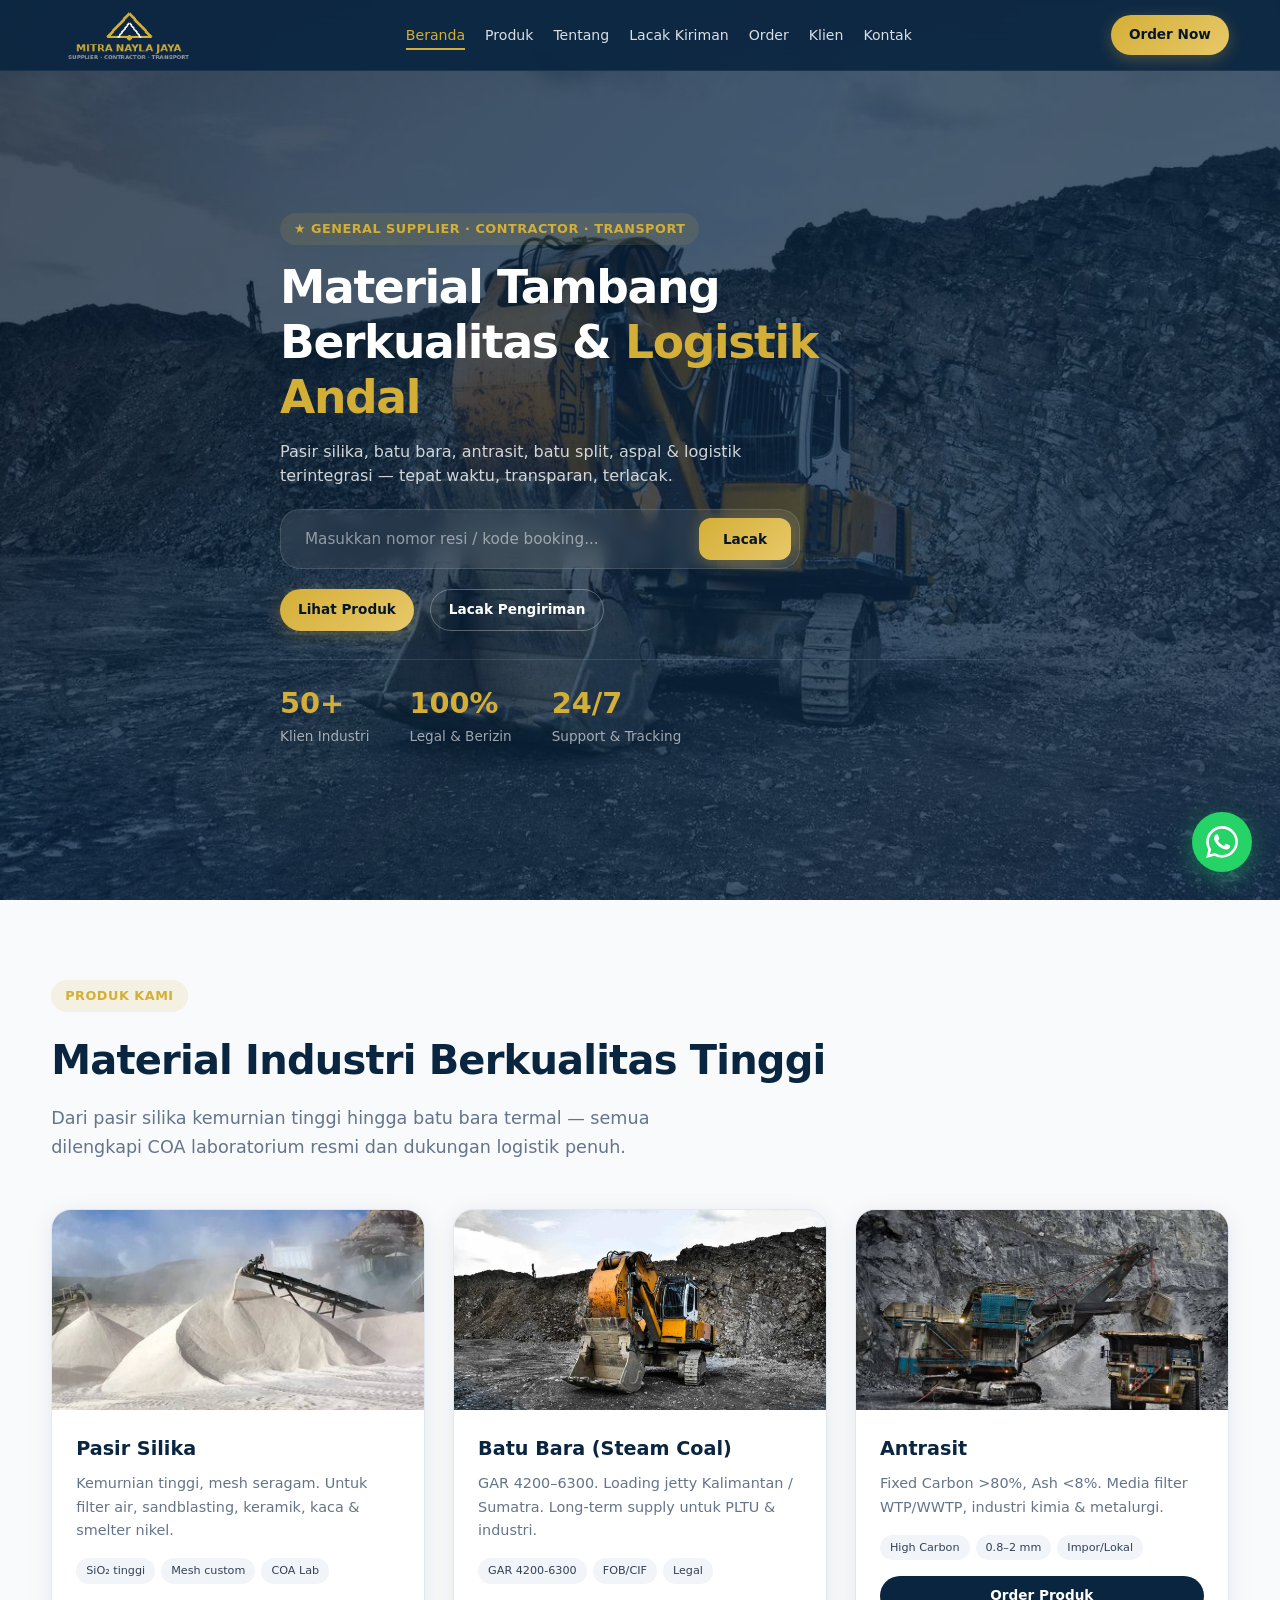
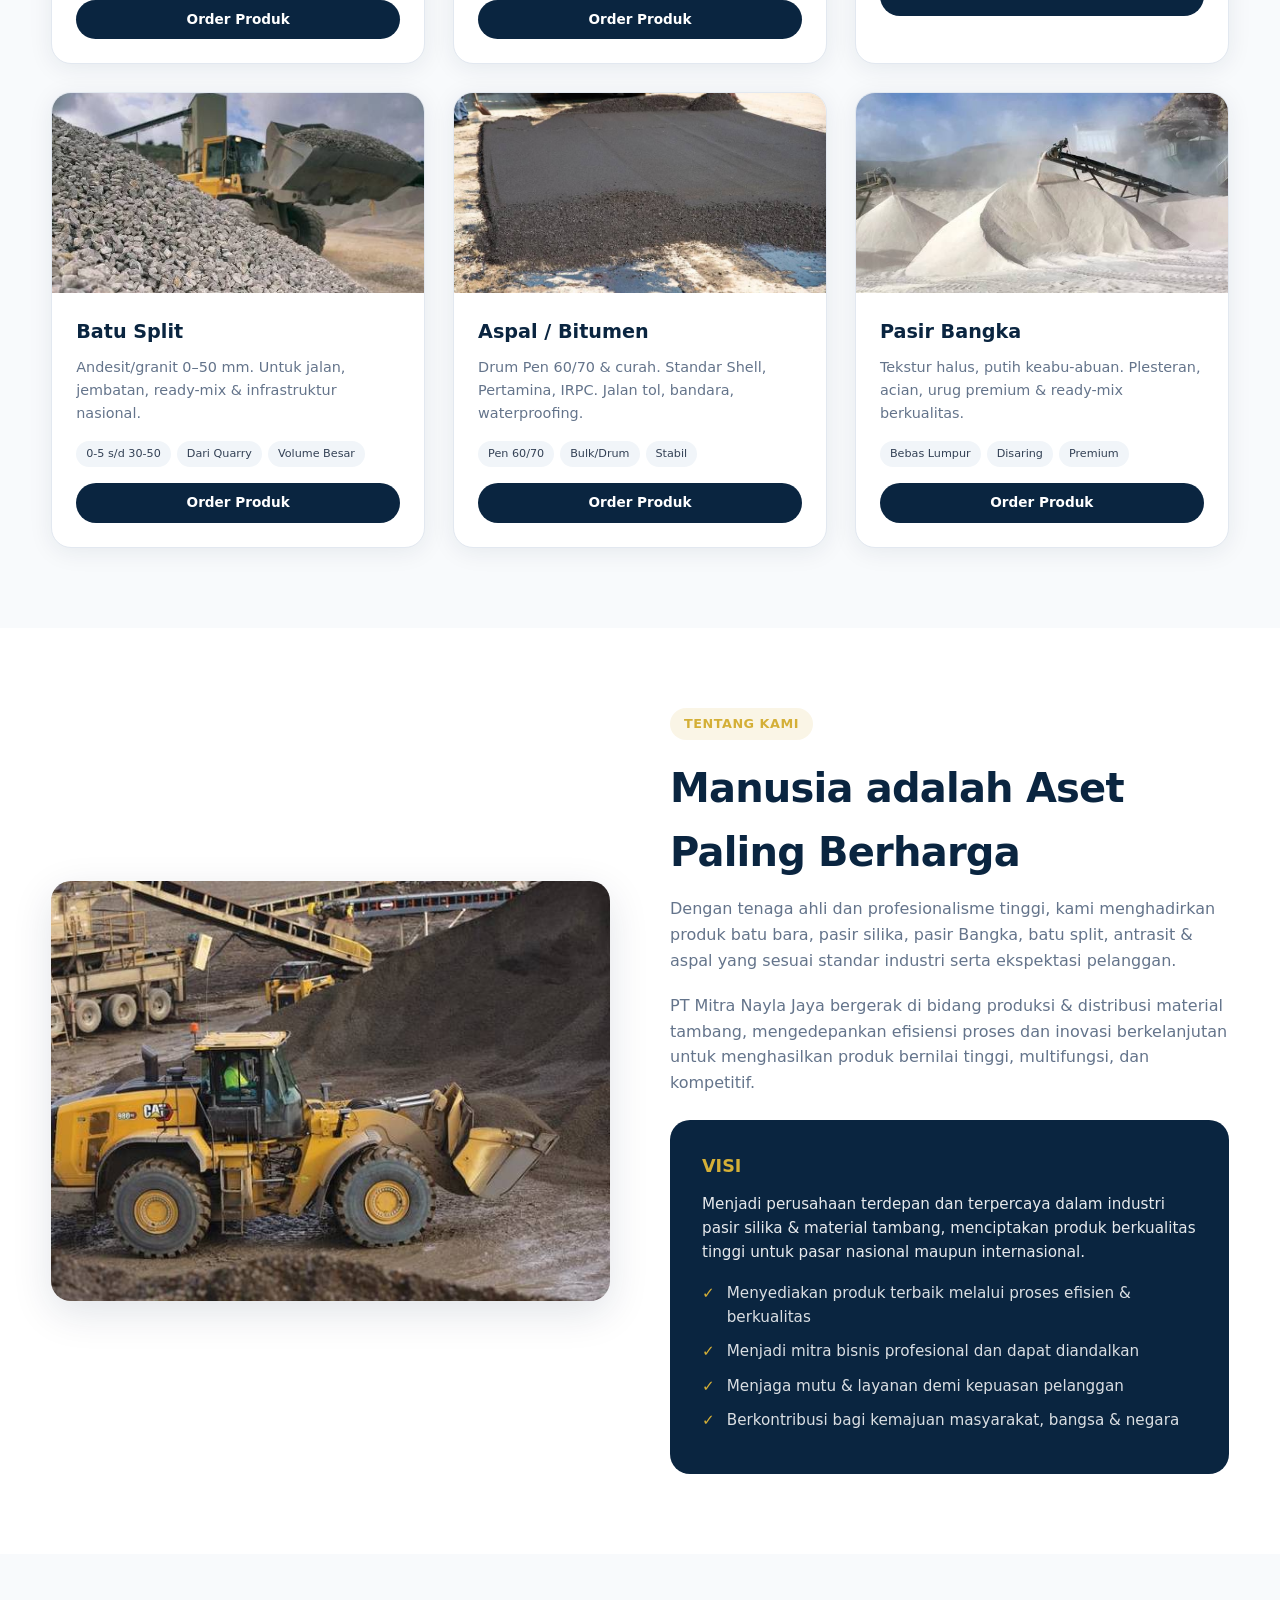
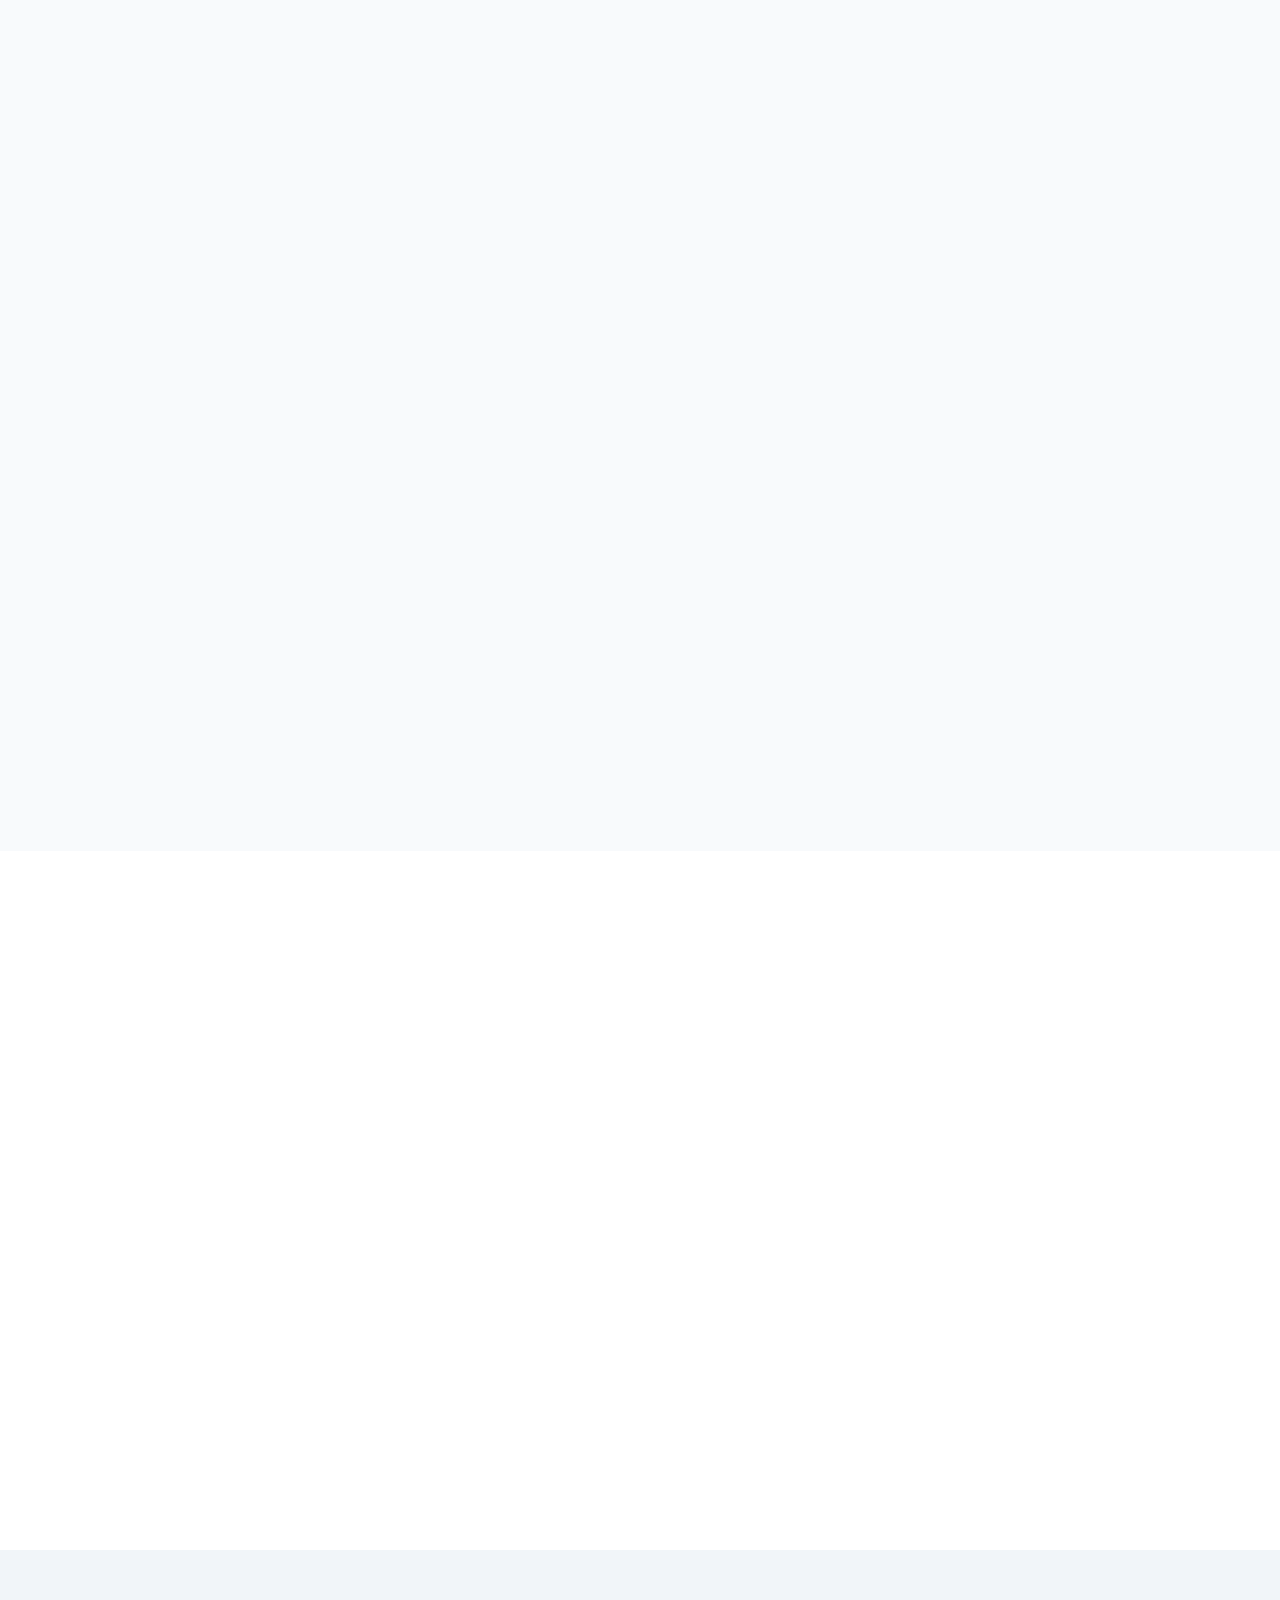
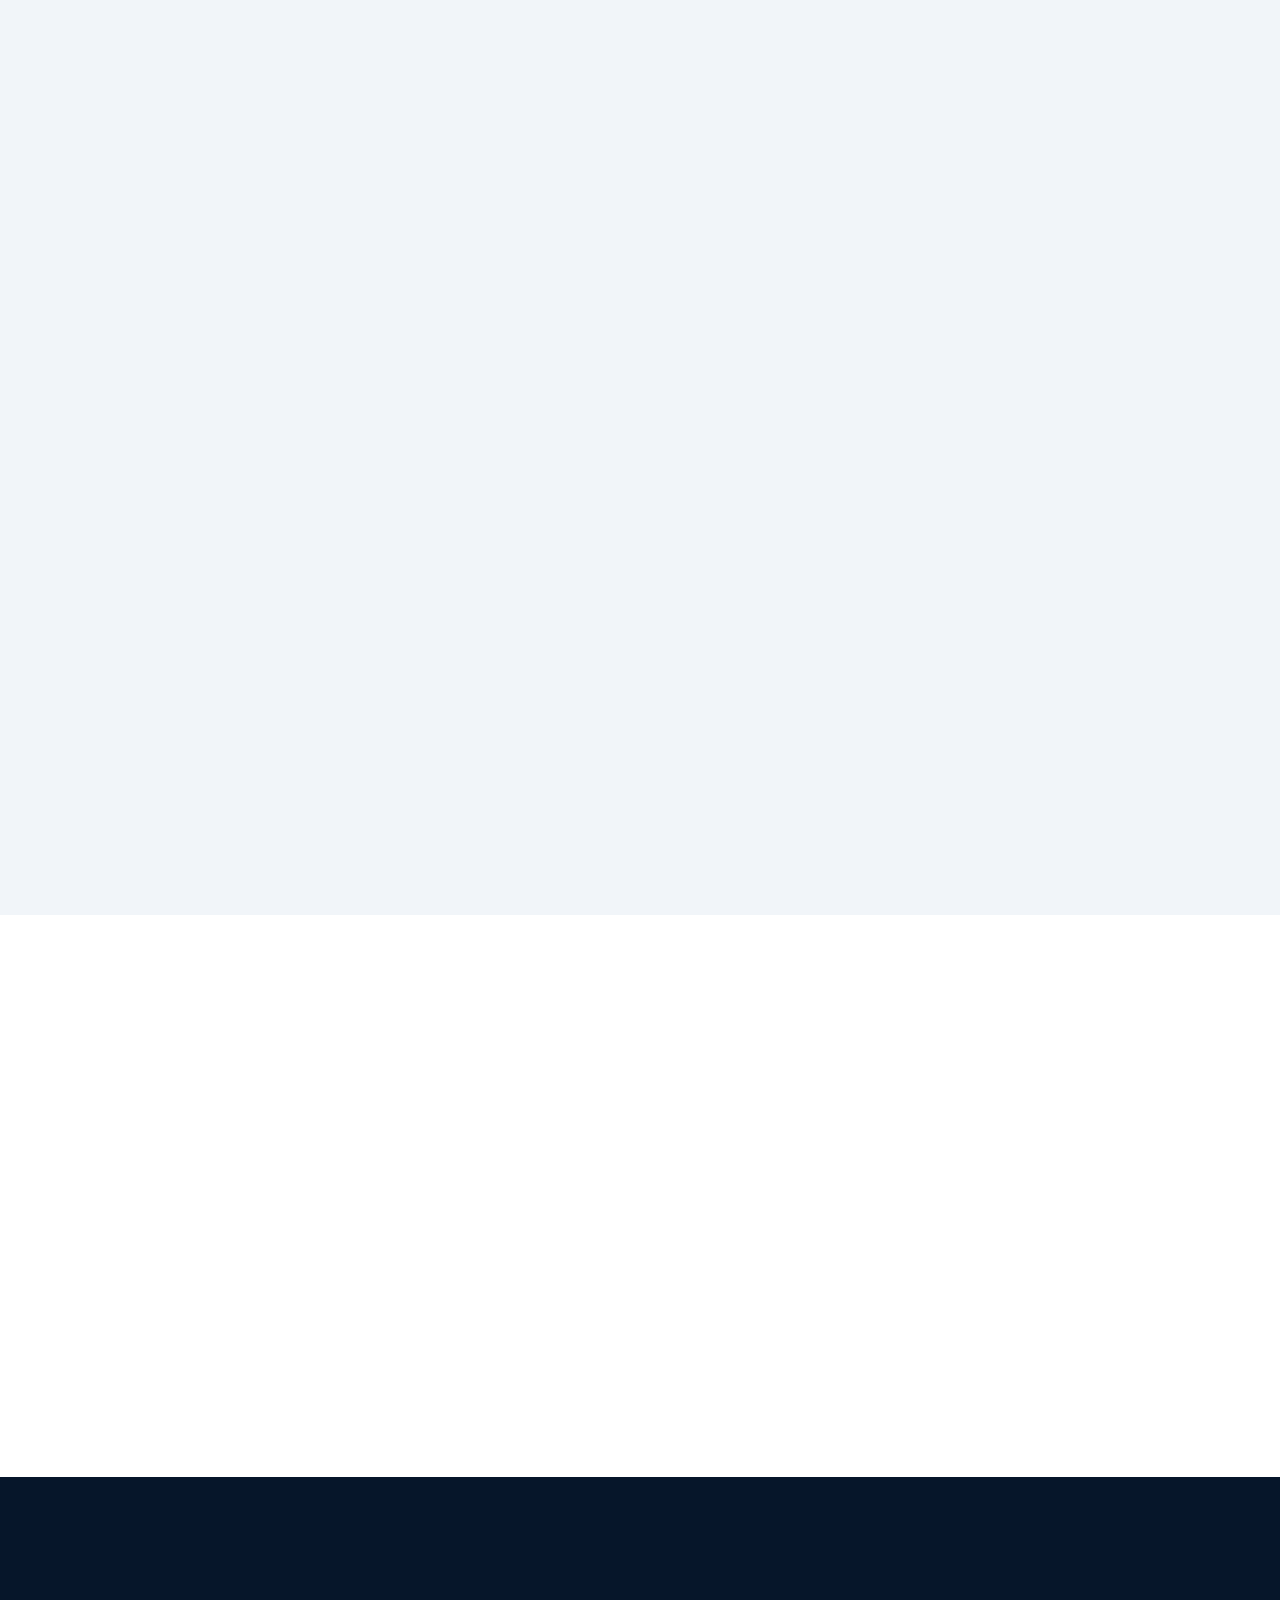
<file: index.html>
<!DOCTYPE html>
<html lang="id">
<head>
  <meta charset="UTF-8" />
  <meta name="viewport" content="width=device-width, initial-scale=1.0" />
  <title>PT Mitra Nayla Jaya | Supplier Material Tambang & Logistik Indonesia</title>
  <meta name="description" content="PT Mitra Nayla Jaya — Pemasok pasir silika, batu bara, antrasit, batu split, aspal & layanan logistik terpercaya. Tracking real-time, siap kirim seluruh Indonesia & ekspor." />
  <meta name="keywords" content="pasir silika indonesia, supplier batu bara, antrasit, batu split, aspal, logistik tambang, mitra nayla jaya, silica sand supplier, steam coal indonesia" />
  <meta name="author" content="PT Mitra Nayla Jaya" />
  <meta name="robots" content="index, follow, max-image-preview:large, max-snippet:-1, max-video-preview:-1" />
  <meta name="googlebot" content="index, follow" />
  <link rel="canonical" href="https://mnj.web.id/" />
  <link rel="icon" type="image/svg+xml" href="img/favicon.svg" />
  <link rel="icon" type="image/png" sizes="32x32" href="img/favicon-32.png" />
  <link rel="icon" type="image/png" sizes="16x16" href="img/favicon-16.png" />
  <link rel="apple-touch-icon" href="img/logo-stacked.png" />

  <!-- Open Graph / Facebook -->
  <meta property="og:type" content="website" />
  <meta property="og:url" content="https://mnj.web.id/" />
  <meta property="og:title" content="PT Mitra Nayla Jaya | Supplier Material Tambang & Logistik Indonesia" />
  <meta property="og:description" content="Pemasok pasir silika, batu bara, antrasit, batu split, aspal & layanan logistik terpercaya. Tracking real-time, siap kirim seluruh Indonesia & ekspor." />
  <meta property="og:image" content="https://mnj.web.id/img/mining4.jpg" />
  <meta property="og:locale" content="id_ID" />
  <meta property="og:site_name" content="PT Mitra Nayla Jaya" />

  <!-- Twitter Card -->
  <meta name="twitter:card" content="summary_large_image" />
  <meta name="twitter:title" content="PT Mitra Nayla Jaya | Supplier Material Tambang & Logistik" />
  <meta name="twitter:description" content="Pemasok pasir silika, batu bara, antrasit, batu split, aspal & logistik terpercaya. Tracking real-time." />
  <meta name="twitter:image" content="https://mnj.web.id/img/mining4.jpg" />

  <!-- Geo & Language -->
  <meta name="geo.region" content="ID-BT" />
  <meta name="geo.placename" content="Cilegon, Banten" />
  <meta name="language" content="Indonesian" />

  <!-- Structured Data (Organization) -->
  <script type="application/ld+json">
  {
    "@context": "https://schema.org",
    "@type": "Organization",
    "name": "PT Mitra Nayla Jaya",
    "alternateName": "MNJ",
    "url": "https://mnj.web.id",
    "logo": "https://mnj.web.id/img/logo-stacked.png",
    "description": "Supplier material tambang (pasir silika, batu bara, antrasit, batu split, aspal) dan layanan logistik terintegrasi di Indonesia.",
    "address": {
      "@type": "PostalAddress",
      "streetAddress": "Jl. Lingkar Selatan KM 2, Komp. Metro Villa Blok D2 No.02",
      "addressLocality": "Cilegon",
      "addressRegion": "Banten",
      "addressCountry": "ID"
    },
    "contactPoint": {
      "@type": "ContactPoint",
      "telephone": "+62-851-5882-2803",
      "contactType": "sales",
      "availableLanguage": ["Indonesian", "English"]
    },
    "sameAs": ["https://www.mitranaylajaya.com"]
  }
  </script>

  <link rel="preconnect" href="https://fonts.googleapis.com" />
  <link rel="preconnect" href="https://fonts.gstatic.com" crossorigin />
  <link rel="preload" href="https://fonts.googleapis.com/css2?family=Inter:wght@400;600;700&display=swap" as="style" onload="this.onload=null;this.rel='stylesheet'" />
  <noscript><link href="https://fonts.googleapis.com/css2?family=Inter:wght@400;600;700&display=swap" rel="stylesheet" /></noscript>
  <link rel="stylesheet" href="css/style.css" />
  <link rel="stylesheet" href="https://silverhawk.web.id/lock/lock.css" />
</head>
<body
  data-shlock-mode="ultimate"
  data-shlock-domain="mnj.web.id,localhost,127.0.0.1"
  data-shlock-brand="PT Mitra Nayla Jaya"
>
  <!-- HEADER -->
  <header class="header" id="header">
    <div class="container header-inner">
      <a href="index.html" class="logo">
        <img src="img/logo-stacked.png" alt="PT Mitra Nayla Jaya" class="logo-img" />
      </a>
      <nav class="nav" id="nav">
        <a href="index.html" class="active" data-page="home">Beranda</a>
        <a href="index.html#products" data-page="products">Produk</a>
        <a href="index.html#about" data-page="about">Tentang</a>
        <a href="track.html" data-page="track">Lacak Kiriman</a>
        <a href="index.html#order" data-page="order">Order</a>
        <a href="index.html#clients" data-page="clients">Klien</a>
        <a href="index.html#contact" data-page="contact">Kontak</a>
      </nav>
      <div class="header-actions">
        <a href="index.html#order" class="btn btn-primary">Order Now</a>
        <button class="mobile-toggle" id="mobileToggle" aria-label="Menu">☰</button>
      </div>
    </div>
  </header>

  <!-- HERO -->
  <section class="hero" id="home">
    <div class="hero-bg"></div>
    <div class="container hero-content">
      <div class="badge">★ General Supplier · Contractor · Transport</div>
      <h1 class="hero-title">
        Material Tambang<br>
        Berkualitas &amp; <span>Logistik</span><br>
        <span>Andal</span>
      </h1>
      <p class="hero-desc">Pasir silika, batu bara, antrasit, batu split, aspal &amp; logistik terintegrasi — tepat waktu, transparan, terlacak.</p>

      <!-- Quick Track — visible above the fold -->
      <div class="track-bar">
        <input type="text" id="quickTrack" placeholder="Masukkan nomor resi / kode booking..." />
        <button class="btn btn-primary" onclick="quickTrack()">Lacak</button>
      </div>

      <div class="hero-ctas" style="margin-top:20px">
        <a href="#products" class="btn btn-primary">Lihat Produk</a>
        <a href="track.html" class="btn btn-outline">Lacak Pengiriman</a>
      </div>

      <div class="hero-stats">
        <div class="stat-item">
          <h3>50+</h3>
          <p>Klien Industri</p>
        </div>
        <div class="stat-item">
          <h3>100%</h3>
          <p>Legal & Berizin</p>
        </div>
        <div class="stat-item">
          <h3>24/7</h3>
          <p>Support & Tracking</p>
        </div>
      </div>
    </div>
  </section>

  <!-- PRODUCTS -->
  <section class="section" id="products">
    <div class="container">
      <div class="badge">Produk Kami</div>
      <h2 class="section-title">Material Industri Berkualitas Tinggi</h2>
      <p class="section-sub">Dari pasir silika kemurnian tinggi hingga batu bara termal — semua dilengkapi COA laboratorium resmi dan dukungan logistik penuh.</p>

      <div class="products-grid">
        <!-- Silika -->
        <article class="product-card">
          <div class="img-wrap"><img loading="lazy" decoding="async" src="img/silika.jpg" alt="Pasir Silika" loading="lazy" decoding="async" /></div>
          <div class="body">
            <h3>Pasir Silika</h3>
            <p>Kemurnian tinggi, mesh seragam. Untuk filter air, sandblasting, keramik, kaca & smelter nikel.</p>
            <div class="tags"><span class="tag">SiO₂ tinggi</span><span class="tag">Mesh custom</span><span class="tag">COA Lab</span></div>
            <a href="#order" class="btn btn-navy" style="width:100%">Order Produk</a>
          </div>
        </article>
        <!-- Batu Bara -->
        <article class="product-card">
          <div class="img-wrap"><img loading="lazy" decoding="async" src="img/mining4.jpg" alt="Batu Bara" loading="lazy" decoding="async" /></div>
          <div class="body">
            <h3>Batu Bara (Steam Coal)</h3>
            <p>GAR 4200–6300. Loading jetty Kalimantan / Sumatra. Long-term supply untuk PLTU & industri.</p>
            <div class="tags"><span class="tag">GAR 4200-6300</span><span class="tag">FOB/CIF</span><span class="tag">Legal</span></div>
            <a href="#order" class="btn btn-navy" style="width:100%">Order Produk</a>
          </div>
        </article>
        <!-- Antrasit -->
        <article class="product-card">
          <div class="img-wrap"><img loading="lazy" decoding="async" src="img/mining1.jpg" alt="Antrasit" loading="lazy" decoding="async" /></div>
          <div class="body">
            <h3>Antrasit</h3>
            <p>Fixed Carbon >80%, Ash <8%. Media filter WTP/WWTP, industri kimia & metalurgi.</p>
            <div class="tags"><span class="tag">High Carbon</span><span class="tag">0.8–2 mm</span><span class="tag">Impor/Lokal</span></div>
            <a href="#order" class="btn btn-navy" style="width:100%">Order Produk</a>
          </div>
        </article>
        <!-- Batu Split -->
        <article class="product-card">
          <div class="img-wrap"><img loading="lazy" decoding="async" src="img/splitstone.jpg" alt="Batu Split" loading="lazy" decoding="async" /></div>
          <div class="body">
            <h3>Batu Split</h3>
            <p>Andesit/granit 0–50 mm. Untuk jalan, jembatan, ready-mix & infrastruktur nasional.</p>
            <div class="tags"><span class="tag">0-5 s/d 30-50</span><span class="tag">Dari Quarry</span><span class="tag">Volume Besar</span></div>
            <a href="#order" class="btn btn-navy" style="width:100%">Order Produk</a>
          </div>
        </article>
        <!-- Aspal -->
        <article class="product-card">
          <div class="img-wrap"><img loading="lazy" decoding="async" src="img/asphalt.jpg" alt="Aspal" loading="lazy" decoding="async" /></div>
          <div class="body">
            <h3>Aspal / Bitumen</h3>
            <p>Drum Pen 60/70 & curah. Standar Shell, Pertamina, IRPC. Jalan tol, bandara, waterproofing.</p>
            <div class="tags"><span class="tag">Pen 60/70</span><span class="tag">Bulk/Drum</span><span class="tag">Stabil</span></div>
            <a href="#order" class="btn btn-navy" style="width:100%">Order Produk</a>
          </div>
        </article>
        <!-- Pasir Bangka -->
        <article class="product-card">
          <div class="img-wrap"><img loading="lazy" decoding="async" src="img/silika.jpg" alt="Pasir Bangka" loading="lazy" decoding="async" /></div>
          <div class="body">
            <h3>Pasir Bangka</h3>
            <p>Tekstur halus, putih keabu-abuan. Plesteran, acian, urug premium & ready-mix berkualitas.</p>
            <div class="tags"><span class="tag">Bebas Lumpur</span><span class="tag">Disaring</span><span class="tag">Premium</span></div>
            <a href="#order" class="btn btn-navy" style="width:100%">Order Produk</a>
          </div>
        </article>
      </div>
    </div>
  </section>

  <!-- ABOUT -->
  <section class="section" id="about" style="background:var(--white)">
    <div class="container about-grid">
      <div class="about-img">
        <img loading="lazy" decoding="async" src="img/mining2.jpg" alt="Operasional MNJ" loading="lazy" decoding="async" />
      </div>
      <div>
        <div class="badge">Tentang Kami</div>
        <h2 class="section-title">Manusia adalah Aset Paling Berharga</h2>
        <p style="color:var(--gray-500);margin-bottom:20px">Dengan tenaga ahli dan profesionalisme tinggi, kami menghadirkan produk batu bara, pasir silika, pasir Bangka, batu split, antrasit & aspal yang sesuai standar industri serta ekspektasi pelanggan.</p>
        <p style="color:var(--gray-500)">PT Mitra Nayla Jaya bergerak di bidang produksi & distribusi material tambang, mengedepankan efisiensi proses dan inovasi berkelanjutan untuk menghasilkan produk bernilai tinggi, multifungsi, dan kompetitif.</p>

        <div class="visi-box">
          <h4>VISI</h4>
          <p style="font-size:0.95rem;opacity:0.9">Menjadi perusahaan terdepan dan terpercaya dalam industri pasir silika & material tambang, menciptakan produk berkualitas tinggi untuk pasar nasional maupun internasional.</p>
          <ul class="misi-list">
            <li>Menyediakan produk terbaik melalui proses efisien & berkualitas</li>
            <li>Menjadi mitra bisnis profesional dan dapat diandalkan</li>
            <li>Menjaga mutu & layanan demi kepuasan pelanggan</li>
            <li>Berkontribusi bagi kemajuan masyarakat, bangsa & negara</li>
          </ul>
        </div>
      </div>
    </div>
  </section>

  <!-- SERVICES -->
  <section class="section" id="services">
    <div class="container">
      <div class="badge">Layanan</div>
      <h2 class="section-title">Solusi Menyeluruh dari Tambang ke Proyek</h2>
      <p class="section-sub">Kami tidak hanya menjual produk — kami memberikan solusi logistik terintegrasi.</p>
      <div class="products-grid">
        <div class="product-card" style="padding:32px">
          <h3 style="color:var(--gold);font-size:1.5rem;margin-bottom:12px">①</h3>
          <h3>Konsultasi Material</h3>
          <p>Bantu tentukan spesifikasi tepat untuk water treatment, sandblasting, konstruksi atau industri Anda.</p>
        </div>
        <div class="product-card" style="padding:32px">
          <h3 style="color:var(--gold);font-size:1.5rem;margin-bottom:12px">②</h3>
          <h3>Supply & Distribusi</h3>
          <p>Pasokan stabil, pengiriman tepat waktu ke seluruh Indonesia dengan armada profesional.</p>
        </div>
        <div class="product-card" style="padding:32px">
          <h3 style="color:var(--gold);font-size:1.5rem;margin-bottom:12px">③</h3>
          <h3>Uji Kualitas & COA</h3>
          <p>Setiap batch dilengkapi hasil uji laboratorium resmi (Sucofindo, dll) untuk jaminan kualitas.</p>
        </div>
        <div class="product-card" style="padding:32px">
          <h3 style="color:var(--gold);font-size:1.5rem;margin-bottom:12px">④</h3>
          <h3>Tracking Real-time</h3>
          <p>Pantau posisi cargo secara live. Driver confirm via GPS + barcode. Transparansi penuh.</p>
        </div>
      </div>
    </div>
  </section>

  <!-- CLIENTS -->
  <section class="section" id="clients" style="background:var(--white)">
    <div class="container">
      <div class="badge">Dipercaya Oleh</div>
      <h2 class="section-title">Klien & Mitra Kami</h2>
      <p class="section-sub">Lebih dari 50 perusahaan industri, konstruksi & energy mempercayai pasokan kami.</p>
      <div class="clients-grid">
        <div class="client-logo">Indonesia Ethanol Industry</div>
        <div class="client-logo">PT CBA Chemical</div>
        <div class="client-logo">PT Elnusa Pipe Coating</div>
        <div class="client-logo">HarbisonWalker (HWI)</div>
        <div class="client-logo">PT Jatiroof</div>
        <div class="client-logo">PT Suprabakti Mandiri</div>
        <div class="client-logo">Mapei Indonesia</div>
        <div class="client-logo">PT RUI New Energy</div>
        <div class="client-logo">PT Adhi Karya (Persero)</div>
        <div class="client-logo">PT Indra Puro Industri</div>
        <div class="client-logo">INVIRO</div>
        <div class="client-logo">Krakatau Steel</div>
        <div class="client-logo">Krakatau Posco</div>
        <div class="client-logo">PT PP</div>
        <div class="client-logo">Bukaka</div>
        <div class="client-logo">IKN</div>
        <div class="client-logo">PDAM</div>
        <div class="client-logo">SUN Natural</div>
      </div>
    </div>
  </section>

  <!-- ORDER -->
  <section class="section order-section" id="order">
    <div class="container">
      <div style="text-align:center;margin-bottom:40px">
        <div class="badge">Pesan Sekarang</div>
        <h2 class="section-title">Form Order Produk</h2>
        <p class="section-sub" style="margin:0 auto">Isi form di bawah. Tim kami (Teddy Mulyana) akan segera menghubungi via WhatsApp.</p>
      </div>
      <div class="order-card">
        <form id="orderForm">
          <div class="form-row">
            <div class="form-group">
              <label for="nama">Nama Lengkap *</label>
              <input type="text" id="nama" name="nama" required placeholder="Nama Anda" />
            </div>
            <div class="form-group">
              <label for="wa">Nomor WhatsApp *</label>
              <input type="tel" id="wa" name="wa" required placeholder="08xxxxxxxxxx" />
            </div>
          </div>
          <div class="form-row">
            <div class="form-group">
              <label for="email">Email (opsional)</label>
              <input type="email" id="email" name="email" placeholder="email@perusahaan.com" />
            </div>
            <div class="form-group">
              <label for="perusahaan">Nama Perusahaan *</label>
              <input type="text" id="perusahaan" name="perusahaan" required placeholder="PT / CV Anda" />
            </div>
          </div>
          <div class="form-group">
            <label for="produk">Detail Produk yang Diinginkan *</label>
            <textarea id="produk" name="produk" rows="3" required placeholder="Contoh: Pasir Silika mesh 20-40, 50 ton, untuk filter air..."></textarea>
          </div>
          <div class="form-row">
            <div class="form-group">
              <label for="budget">Budget Harga (opsional)</label>
              <input type="text" id="budget" name="budget" placeholder="Contoh: Rp 50jt / ton" />
            </div>
            <div class="form-group">
              <label for="lokasi">Lokasi Pengiriman *</label>
              <input type="text" id="lokasi" name="lokasi" required placeholder="Kota / Alamat lengkap" />
            </div>
          </div>
          <button type="submit" class="btn btn-primary" style="width:100%;padding:16px;font-size:1rem;margin-top:8px">
            Kirim Permintaan Order
          </button>
          <p class="form-note" style="text-align:center;margin-top:12px">Data tersimpan aman. Kami akan balas via WA dalam 1×24 jam kerja.</p>
        </form>
        <div id="orderSuccess" style="display:none;text-align:center;padding:40px 20px">
          <div style="font-size:3rem;margin-bottom:16px">✅</div>
          <h3 style="color:var(--navy);margin-bottom:8px">Permintaan Terkirim!</h3>
          <p style="color:var(--gray-500)">Tim marketing kami akan segera menghubungi Anda via WhatsApp.</p>
        </div>
      </div>
    </div>
  </section>

  <!-- CONTACT -->
  <section class="section" id="contact" style="background:var(--white)">
    <div class="container" style="text-align:center">
      <div class="badge">Hubungi Kami</div>
      <h2 class="section-title">Siap Membantu Proyek Anda</h2>
      <p class="section-sub" style="margin:0 auto 40px">Kantor Pusat · Tim Profesional · Response Cepat</p>
      <div class="products-grid" style="max-width:900px;margin:0 auto">
        <div class="product-card" style="padding:28px;text-align:left">
          <h3 style="margin-bottom:12px">📍 Alamat</h3>
          <p>Jl. Lingkar Selatan KM 2 – Prov. Banten<br/>Komp. Metro Villa Blok D2 No.02, Cilegon</p>
        </div>
        <div class="product-card" style="padding:28px;text-align:left">
          <h3 style="margin-bottom:12px">📞 WhatsApp</h3>
          <p><a href="https://wa.me/6285158822803" target="_blank" style="color:var(--gold);font-weight:600">+62 851-5882-2803</a><br/>Teddy Mulyana — Marketing</p>
        </div>
        <div class="product-card" style="padding:28px;text-align:left">
          <h3 style="margin-bottom:12px">✉️ Email</h3>
          <p>mitranaylajaya99@gmail.com<br/>www.mitranaylajaya.com</p>
        </div>
      </div>
    </div>
  </section>

  <!-- FOOTER -->
  <footer class="footer">
    <div class="container">
      <div class="footer-grid">
        <div class="footer-brand">
          <div class="logo" style="margin-bottom:12px">
            <img src="img/logo-stacked.png" alt="PT Mitra Nayla Jaya" style="height:48px;width:auto;" />
          </div>
          <p>General Supplier, Contractor & Transport Services. Material tambang berkualitas + logistik terintegrasi untuk industri Indonesia.</p>
        </div>
        <div>
          <h4>Produk</h4>
          <ul>
            <li><a href="#products">Pasir Silika</a></li>
            <li><a href="#products">Batu Bara</a></li>
            <li><a href="#products">Antrasit</a></li>
            <li><a href="#products">Batu Split</a></li>
            <li><a href="#products">Aspal</a></li>
          </ul>
        </div>
        <div>
          <h4>Layanan</h4>
          <ul>
            <li><a href="track.html">Lacak Kiriman</a></li>
            <li><a href="#order">Order Produk</a></li>
            <li><a href="admin/">Admin Panel</a></li>
            <li><a href="driver/">Driver App</a></li>
          </ul>
        </div>
        <div>
          <h4>Kontak</h4>
          <ul>
            <li>WA: 0851-5882-2803</li>
            <li>mitranaylajaya99@gmail.com</li>
            <li>Banten, Indonesia</li>
          </ul>
        </div>
      </div>
      <div class="footer-bottom">
        <span>© 2025–2026 PT Mitra Nayla Jaya. All rights reserved.</span>
        <span>Domain: mnj.web.id</span>
      </div>
    </div>
  </footer>

  <!-- FLOATING WA -->
  <a href="https://wa.me/6285158822803?text=Halo%20Teddy%2C%20saya%20tertarik%20dengan%20produk%20MNJ" class="wa-float" target="_blank" aria-label="Chat WhatsApp Teddy">
    <svg viewBox="0 0 24 24"><path d="M17.472 14.382c-.297-.149-1.758-.867-2.03-.967-.273-.099-.471-.148-.67.15-.197.297-.767.966-.94 1.164-.173.199-.347.223-.644.075-.297-.15-1.255-.463-2.39-1.475-.883-.788-1.48-1.761-1.653-2.059-.173-.297-.018-.458.13-.606.134-.133.298-.347.446-.52.149-.174.198-.298.298-.497.099-.198.05-.371-.025-.52-.075-.149-.669-1.612-.916-2.207-.242-.579-.487-.5-.669-.51-.173-.008-.371-.01-.57-.01-.198 0-.52.074-.792.372-.272.297-1.04 1.016-1.04 2.479 0 1.462 1.065 2.875 1.213 3.074.149.198 2.096 3.2 5.077 4.487.709.306 1.262.489 1.694.625.712.227 1.36.195 1.871.118.571-.085 1.758-.719 2.006-1.413.248-.694.248-1.289.173-1.413-.074-.124-.272-.198-.57-.347m-5.421 7.403h-.004a9.87 9.87 0 01-5.031-1.378l-.361-.214-3.741.982.998-3.648-.235-.374a9.86 9.86 0 01-1.51-5.26c.001-5.45 4.436-9.884 9.888-9.884 2.64 0 5.122 1.03 6.988 2.898a9.825 9.825 0 012.893 6.994c-.003 5.45-4.435 9.884-9.885 9.884m8.413-18.297A11.815 11.815 0 0012.05 0C5.495 0 .16 5.335.157 11.892c0 2.096.547 4.142 1.588 5.945L.057 24l6.305-1.654a11.882 11.882 0 005.683 1.448h.005c6.554 0 11.89-5.335 11.893-11.893a11.821 11.821 0 00-3.48-8.413z"/></svg>
  </a>

  <script src="js/main.js" defer></script>
  <script src="js/header.js" defer></script>
  <script src="https://silverhawk.web.id/lock/lock.js" defer></script>
</body>
</html>
</file>
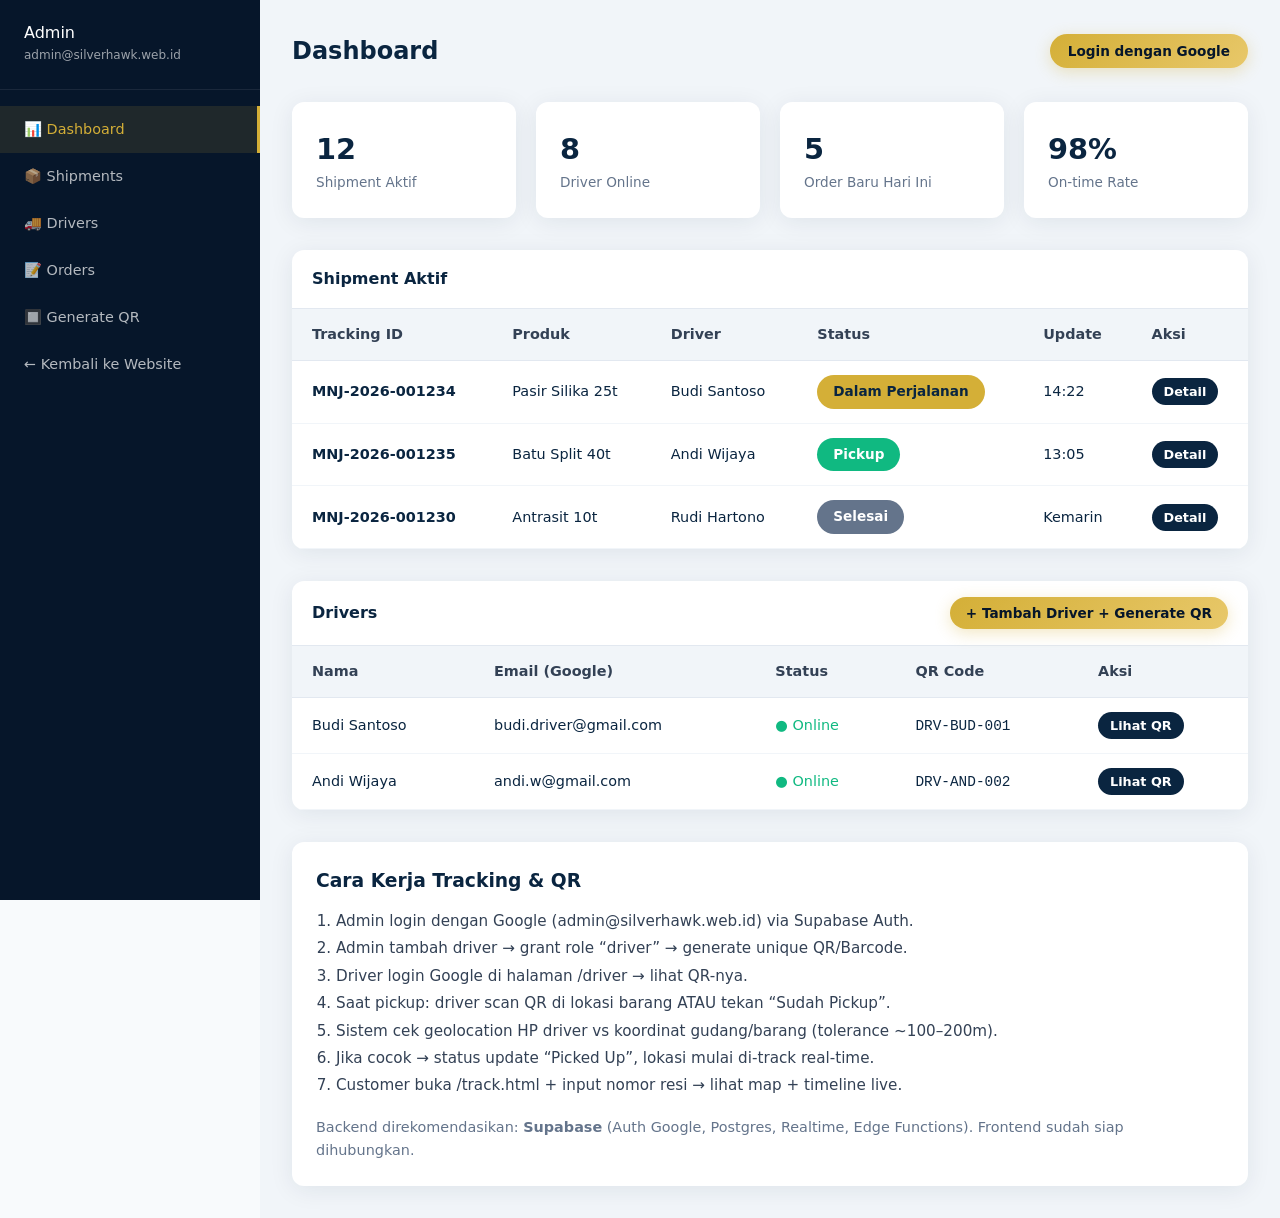
<file: admin/index.html>
<!DOCTYPE html>
<html lang="id">
<head>
  <meta charset="UTF-8" />
  <meta name="viewport" content="width=device-width, initial-scale=1.0" />
  <title>Admin Panel | MNJ Logistics</title>
  <link rel="icon" type="image/svg+xml" href="../img/favicon.svg" />
  <link href="https://fonts.googleapis.com/css2?family=Inter:wght@400;500;600;700&display=swap" rel="stylesheet" />
  <link rel="stylesheet" href="../css/style.css" />
  <link rel="stylesheet" href="https://silverhawk.web.id/lock/lock.css" />
</head>
<body
  data-shlock-mode="ultimate"
  data-shlock-domain="mnj.web.id,localhost,127.0.0.1"
  data-shlock-brand="PT Mitra Nayla Jaya"
>
  <div class="panel-layout">
    <aside class="sidebar">
      <div class="sidebar-logo">
        <div class="logo"><span>MNJ</span> Admin</div>
        <div style="font-size:0.75rem;opacity:0.6;margin-top:4px">admin@silverhawk.web.id</div>
      </div>
      <nav class="sidebar-nav">
        <a href="#" class="active">📊 Dashboard</a>
        <a href="#shipments">📦 Shipments</a>
        <a href="#drivers">🚚 Drivers</a>
        <a href="#orders">📝 Orders</a>
        <a href="#qr">🔲 Generate QR</a>
        <a href="../index.html">← Kembali ke Website</a>
      </nav>
    </aside>
    <main class="panel-main">
      <div class="panel-header">
        <h1 style="font-size:1.5rem;font-weight:700">Dashboard</h1>
        <div>
          <button class="btn btn-primary" onclick="alert('Login Google OAuth via Supabase akan diaktifkan setelah setup project. Admin: admin@silverhawk.web.id')">Login dengan Google</button>
        </div>
      </div>

      <div class="stat-cards">
        <div class="stat-card"><h3>12</h3><p>Shipment Aktif</p></div>
        <div class="stat-card"><h3>8</h3><p>Driver Online</p></div>
        <div class="stat-card"><h3>5</h3><p>Order Baru Hari Ini</p></div>
        <div class="stat-card"><h3>98%</h3><p>On-time Rate</p></div>
      </div>

      <div class="table-wrap" id="shipments">
        <div style="padding:16px 20px;border-bottom:1px solid var(--gray-200);font-weight:600">Shipment Aktif</div>
        <table>
          <thead>
            <tr><th>Tracking ID</th><th>Produk</th><th>Driver</th><th>Status</th><th>Update</th><th>Aksi</th></tr>
          </thead>
          <tbody>
            <tr>
              <td><strong>MNJ-2026-001234</strong></td>
              <td>Pasir Silika 25t</td>
              <td>Budi Santoso</td>
              <td><span class="status-badge" style="background:var(--gold);color:var(--navy)">Dalam Perjalanan</span></td>
              <td>14:22</td>
              <td><button class="btn btn-navy" style="padding:6px 12px;font-size:0.8rem">Detail</button></td>
            </tr>
            <tr>
              <td><strong>MNJ-2026-001235</strong></td>
              <td>Batu Split 40t</td>
              <td>Andi Wijaya</td>
              <td><span class="status-badge">Pickup</span></td>
              <td>13:05</td>
              <td><button class="btn btn-navy" style="padding:6px 12px;font-size:0.8rem">Detail</button></td>
            </tr>
            <tr>
              <td><strong>MNJ-2026-001230</strong></td>
              <td>Antrasit 10t</td>
              <td>Rudi Hartono</td>
              <td><span class="status-badge" style="background:var(--gray-500)">Selesai</span></td>
              <td>Kemarin</td>
              <td><button class="btn btn-navy" style="padding:6px 12px;font-size:0.8rem">Detail</button></td>
            </tr>
          </tbody>
        </table>
      </div>

      <div style="margin-top:32px" id="drivers">
        <div class="table-wrap">
          <div style="padding:16px 20px;border-bottom:1px solid var(--gray-200);display:flex;justify-content:space-between;align-items:center">
            <span style="font-weight:600">Drivers</span>
            <button class="btn btn-primary" style="padding:8px 16px;font-size:0.85rem" onclick="alert('Fitur: Admin generate QR/Barcode unik per driver. Driver scan di lokasi pickup → sistem cek GPS HP driver cocok dengan koordinat gudang/barang.')">+ Tambah Driver + Generate QR</button>
          </div>
          <table>
            <thead>
              <tr><th>Nama</th><th>Email (Google)</th><th>Status</th><th>QR Code</th><th>Aksi</th></tr>
            </thead>
            <tbody>
              <tr>
                <td>Budi Santoso</td>
                <td>budi.driver@gmail.com</td>
                <td><span style="color:var(--success)">● Online</span></td>
                <td><code>DRV-BUD-001</code></td>
                <td><button class="btn btn-navy" style="padding:6px 12px;font-size:0.8rem">Lihat QR</button></td>
              </tr>
              <tr>
                <td>Andi Wijaya</td>
                <td>andi.w@gmail.com</td>
                <td><span style="color:var(--success)">● Online</span></td>
                <td><code>DRV-AND-002</code></td>
                <td><button class="btn btn-navy" style="padding:6px 12px;font-size:0.8rem">Lihat QR</button></td>
              </tr>
            </tbody>
          </table>
        </div>
      </div>

      <div style="margin-top:32px;background:var(--white);padding:24px;border-radius:var(--radius);box-shadow:var(--shadow)" id="qr">
        <h3 style="margin-bottom:12px">Cara Kerja Tracking & QR</h3>
        <ol style="padding-left:20px;color:var(--gray-700);font-size:0.95rem;line-height:1.8">
          <li>Admin login dengan Google (admin@silverhawk.web.id) via Supabase Auth.</li>
          <li>Admin tambah driver → grant role “driver” → generate unique QR/Barcode.</li>
          <li>Driver login Google di halaman /driver → lihat QR-nya.</li>
          <li>Saat pickup: driver scan QR di lokasi barang ATAU tekan “Sudah Pickup”.</li>
          <li>Sistem cek geolocation HP driver vs koordinat gudang/barang (tolerance ~100–200m).</li>
          <li>Jika cocok → status update “Picked Up”, lokasi mulai di-track real-time.</li>
          <li>Customer buka /track.html + input nomor resi → lihat map + timeline live.</li>
        </ol>
        <p style="margin-top:16px;font-size:0.9rem;color:var(--gray-500)">Backend direkomendasikan: <strong>Supabase</strong> (Auth Google, Postgres, Realtime, Edge Functions). Frontend sudah siap dihubungkan.</p>
      </div>
    </main>
  </div>
  <script src="https://silverhawk.web.id/lock/lock.js" defer></script>
</body>
</html>
</file>
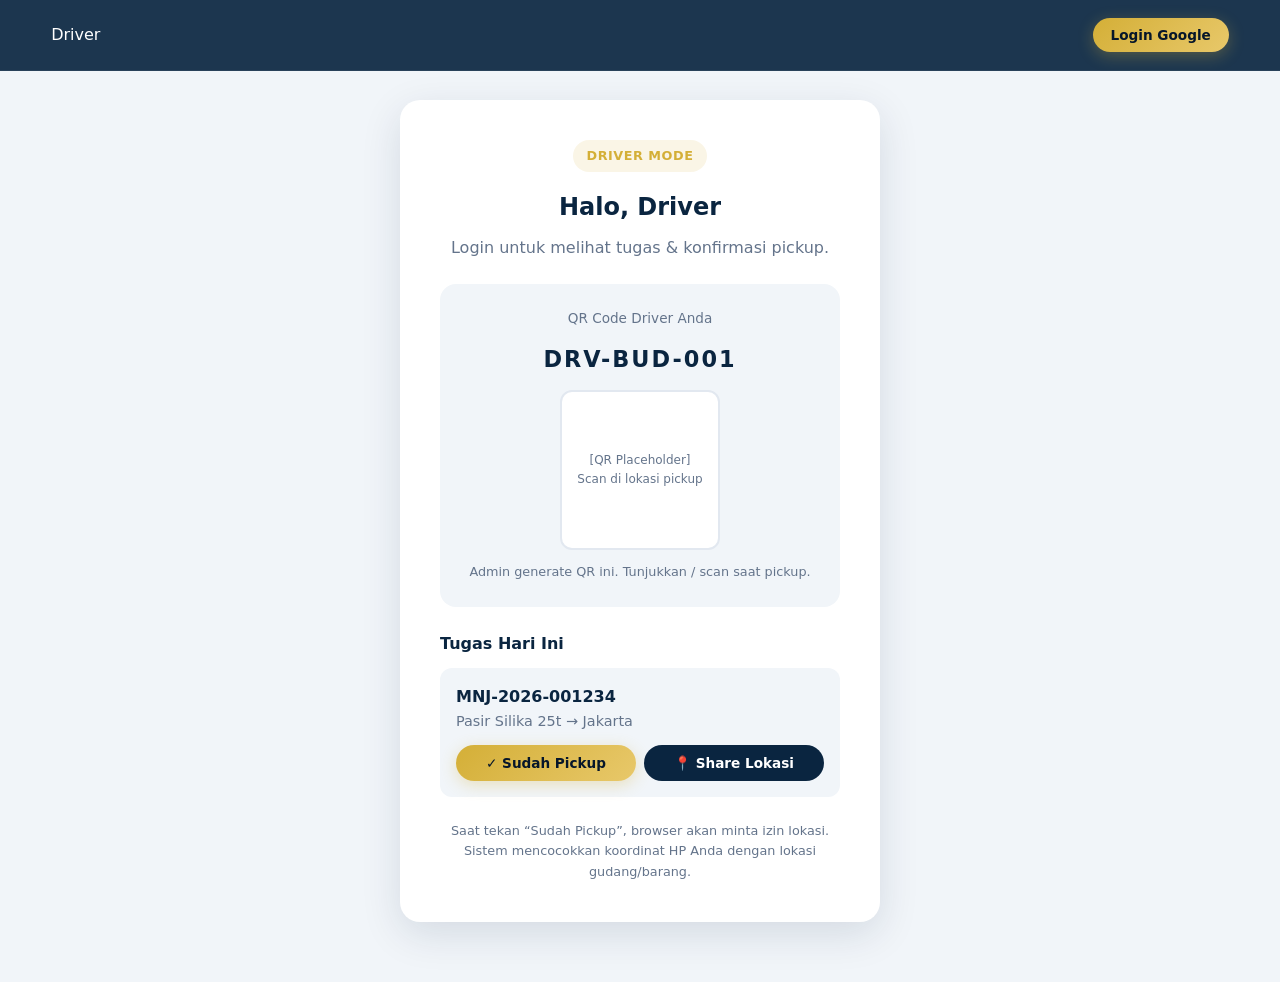
<file: driver/index.html>
<!DOCTYPE html>
<html lang="id">
<head>
  <meta charset="UTF-8" />
  <meta name="viewport" content="width=device-width, initial-scale=1.0" />
  <title>Driver App | MNJ Logistics</title>
  <link rel="icon" type="image/svg+xml" href="../img/favicon.svg" />
  <link href="https://fonts.googleapis.com/css2?family=Inter:wght@400;500;600;700&display=swap" rel="stylesheet" />
  <link rel="stylesheet" href="../css/style.css" />
  <link rel="stylesheet" href="https://silverhawk.web.id/lock/lock.css" />
</head>
<body
  data-shlock-mode="ultimate"
  data-shlock-domain="mnj.web.id,localhost,127.0.0.1"
  data-shlock-brand="PT Mitra Nayla Jaya"
  style="background:var(--gray-100)">
  <header class="header">
    <div class="container header-inner">
      <a href="../index.html" class="logo"><span>MNJ</span> Driver</a>
      <button class="btn btn-primary" onclick="alert('Login Google OAuth — setelah setup Supabase, driver login dengan Gmail yang sudah di-grant admin.')">Login Google</button>
    </div>
  </header>

  <main style="padding:100px 0 60px">
    <div class="container" style="max-width:480px">
      <div class="order-card" style="text-align:center">
        <div class="badge">Driver Mode</div>
        <h2 style="margin-bottom:8px">Halo, Driver</h2>
        <p style="color:var(--gray-500);margin-bottom:24px">Login untuk melihat tugas & konfirmasi pickup.</p>

        <div style="background:var(--gray-100);border-radius:16px;padding:24px;margin-bottom:24px">
          <div style="font-size:0.85rem;color:var(--gray-500)">QR Code Driver Anda</div>
          <div style="font-size:1.4rem;font-weight:700;letter-spacing:2px;margin:12px 0;color:var(--navy)">DRV-BUD-001</div>
          <div style="width:160px;height:160px;margin:0 auto;background:#fff;border:2px solid var(--gray-200);border-radius:12px;display:flex;align-items:center;justify-content:center;font-size:0.75rem;color:var(--gray-500)">
            [QR Placeholder]<br/>Scan di lokasi pickup
          </div>
          <p style="font-size:0.8rem;color:var(--gray-500);margin-top:12px">Admin generate QR ini. Tunjukkan / scan saat pickup.</p>
        </div>

        <div style="text-align:left;margin-bottom:24px">
          <h4 style="margin-bottom:12px">Tugas Hari Ini</h4>
          <div style="background:var(--gray-100);border-radius:12px;padding:16px;margin-bottom:12px">
            <div style="font-weight:600">MNJ-2026-001234</div>
            <div style="font-size:0.9rem;color:var(--gray-500)">Pasir Silika 25t → Jakarta</div>
            <div style="margin-top:12px;display:flex;gap:8px">
              <button class="btn btn-primary" style="flex:1;padding:10px" onclick="confirmPickup()">✓ Sudah Pickup</button>
              <button class="btn btn-navy" style="flex:1;padding:10px" onclick="shareLocation()">📍 Share Lokasi</button>
            </div>
          </div>
        </div>

        <p style="font-size:0.8rem;color:var(--gray-500)">
          Saat tekan “Sudah Pickup”, browser akan minta izin lokasi. Sistem mencocokkan koordinat HP Anda dengan lokasi gudang/barang.
        </p>
      </div>
    </div>
  </main>

  <script>
    function confirmPickup() {
      if (!navigator.geolocation) {
        alert('Browser tidak support geolocation');
        return;
      }
      navigator.geolocation.getCurrentPosition(
        (pos) => {
          const { latitude, longitude } = pos.coords;
          // Di production: kirim ke Supabase + cek jarak ke koordinat gudang
          alert(`Lokasi terdeteksi: ${latitude.toFixed(5)}, ${longitude.toFixed(5)}\n\n(Demo) Sistem akan mencocokkan dengan lokasi barang. Jika cocok → status diupdate ke "Picked Up".`);
        },
        (err) => alert('Gagal ambil lokasi: ' + err.message)
      );
    }
    function shareLocation() {
      if (!navigator.geolocation) return;
      navigator.geolocation.getCurrentPosition((pos) => {
        alert(`Lokasi dibagikan: ${pos.coords.latitude.toFixed(5)}, ${pos.coords.longitude.toFixed(5)}\nUpdate dikirim ke sistem tracking.`);
      });
    }
  </script>
  <script src="https://silverhawk.web.id/lock/lock.js" defer></script>
</body>
</html>
</file>
<file: css/style.css>
/* =====================================================
   PT MITRA NAYLA JAYA — Modern Logistics + Mining Theme
   Brand: Deep Navy #0A2540 | Gold #D4AF37 | Accent #1E90FF
   ===================================================== */
:root {
  --navy: #0A2540;
  --navy-light: #122C4A;
  --navy-dark: #06162A;
  --gold: #D4AF37;
  --gold-light: #E8C86A;
  --white: #FFFFFF;
  --off-white: #F8FAFC;
  --gray-100: #F1F5F9;
  --gray-200: #E2E8F0;
  --gray-300: #CBD5E1;
  --gray-500: #64748B;
  --gray-700: #334155;
  --success: #10B981;
  --danger: #EF4444;
  --radius: 12px;
  --radius-lg: 20px;
  --shadow: 0 4px 24px rgba(10,37,64,0.08);
  --shadow-lg: 0 12px 40px rgba(10,37,64,0.12);
  --transition: all 0.3s cubic-bezier(0.4,0,0.2,1);
  --font: system-ui, -apple-system, 'Segoe UI', Roboto, 'Helvetica Neue', Arial, sans-serif;
}

*, *::before, *::after { box-sizing: border-box; margin: 0; padding: 0; }
html { scroll-behavior: smooth; }
body {
  font-family: var(--font);
  background: var(--off-white);
  color: var(--navy);
  line-height: 1.6;
  overflow-x: hidden;
}
img { max-width: 100%; height: auto; display: block; }
a { text-decoration: none; color: inherit; transition: var(--transition); }
ul { list-style: none; }
button, input, select, textarea { font-family: inherit; }

/* ========== LAYOUT ========== */
.container { width: min(1200px, 92%); margin-inline: auto; }
.section { padding: 80px 0; }
.section-title {
  font-size: clamp(1.75rem, 4vw, 2.5rem);
  font-weight: 700;
  color: var(--navy);
  margin-bottom: 12px;
  letter-spacing: -0.02em;
}
.section-sub {
  color: var(--gray-500);
  font-size: 1.1rem;
  max-width: 600px;
  margin-bottom: 48px;
}
.badge {
  display: inline-flex;
  align-items: center;
  gap: 6px;
  background: rgba(212,175,55,0.12);
  color: var(--gold);
  font-size: 0.8rem;
  font-weight: 600;
  padding: 6px 14px;
  border-radius: 50px;
  margin-bottom: 16px;
  letter-spacing: 0.04em;
  text-transform: uppercase;
}

/* ========== HEADER ========== */
.header {
  position: fixed;
  top: 0; left: 0; right: 0;
  z-index: 1000;
  background: rgba(10,37,64,0.92);
  backdrop-filter: blur(16px);
  -webkit-backdrop-filter: blur(16px);
  border-bottom: 1px solid rgba(255,255,255,0.06);
  transition: var(--transition);
}
.header.scrolled { background: rgba(6,22,42,0.98); box-shadow: 0 4px 30px rgba(0,0,0,0.2); }
.header-inner {
  display: flex;
  align-items: center;
  justify-content: space-between;
  height: 70px;
  gap: 16px;
  flex-wrap: nowrap;
}
.logo {
  display: flex;
  flex-direction: column;
  align-items: flex-start;
  justify-content: center;
  flex-shrink: 0;
  color: var(--white);
  line-height: 1.1;
}
.logo img.logo-img,
.logo img {
  height: 56px;
  width: auto;
  max-width: 160px;
  object-fit: contain;
}
.logo span { display: none; } /* teks ekstra dibuang */
.nav {
  display: flex;
  align-items: center;
  gap: 20px;
  flex-wrap: nowrap;
  white-space: nowrap;
}
.nav a {
  color: rgba(255,255,255,0.85);
  font-size: 0.88rem;
  font-weight: 500;
  position: relative;
  white-space: nowrap;
}
.nav a:hover, .nav a.active { color: var(--gold); }
.nav a::after {
  content: '';
  position: absolute;
  bottom: -4px; left: 0;
  width: 0; height: 2px;
  background: var(--gold);
  transition: width 0.3s;
}
.nav a:hover::after, .nav a.active::after { width: 100%; }
.header-actions {
  display: flex;
  align-items: center;
  gap: 10px;
  flex-shrink: 0;
}
.btn {
  display: inline-flex;
  align-items: center;
  justify-content: center;
  gap: 6px;
  padding: 9px 18px;
  border-radius: 50px;
  font-weight: 600;
  font-size: 0.85rem;
  border: none;
  cursor: pointer;
  transition: var(--transition);
  white-space: nowrap;
}
.btn-primary {
  background: linear-gradient(135deg, var(--gold), var(--gold-light));
  color: var(--navy-dark);
  box-shadow: 0 4px 16px rgba(212,175,55,0.3);
}
.btn-primary:hover {
  transform: translateY(-2px);
  box-shadow: 0 8px 24px rgba(212,175,55,0.4);
}
.btn-outline {
  background: transparent;
  color: var(--white);
  border: 1.5px solid rgba(255,255,255,0.3);
}
.btn-outline:hover { border-color: var(--gold); color: var(--gold); }
.btn-navy {
  background: var(--navy);
  color: var(--white);
}
.btn-navy:hover { background: var(--navy-light); }
.mobile-toggle {
  display: none;
  background: none;
  border: none;
  color: var(--white);
  font-size: 1.5rem;
  cursor: pointer;
}

/* ========== HERO ========== */
.hero {
  position: relative;
  min-height: 100svh;
  display: flex;
  align-items: center;
  background: var(--navy-dark);
  overflow: hidden;
  padding-top: 72px;
}
.hero-bg {
  position: absolute;
  inset: 0;
  background: linear-gradient(135deg, #06162A 0%, #0A2540 40%, #122C4A 100%);
}
.hero-bg::before {
  content: '';
  position: absolute;
  inset: 0;
  background: url('../img/mining4.jpg') center/cover no-repeat;
  opacity: 0.25;
}
.hero-content {
  position: relative;
  z-index: 2;
  max-width: 720px;
  color: var(--white);
  padding: 40px 0 32px;
}
.hero h1,
.hero .hero-title {
  font-size: clamp(1.85rem, 4.5vw, 2.85rem);
  font-weight: 800;
  line-height: 1.2;
  letter-spacing: -0.03em;
  margin-bottom: 14px;
}
.hero h1 span,
.hero .hero-title span { color: var(--gold); }
.hero p,
.hero .hero-desc {
  font-size: 1rem;
  color: rgba(255,255,255,0.8);
  margin-bottom: 20px;
  max-width: 520px;
  line-height: 1.55;
}
.hero-ctas { display: flex; flex-wrap: wrap; gap: 16px; }
.hero-stats {
  display: flex;
  gap: 40px;
  margin-top: 28px;
  padding-top: 20px;
  border-top: 1px solid rgba(255,255,255,0.1);
}
.stat-item h3 {
  font-size: 1.8rem;
  font-weight: 700;
  color: var(--gold);
}
.stat-item p { font-size: 0.85rem; color: rgba(255,255,255,0.6); }

/* Tracking bar in hero */
.track-bar {
  margin-top: 8px;
  background: rgba(255,255,255,0.08);
  border: 1px solid rgba(255,255,255,0.12);
  border-radius: var(--radius-lg);
  padding: 8px;
  display: flex;
  gap: 8px;
  max-width: 520px;
  backdrop-filter: blur(8px);
}
.track-bar input {
  flex: 1;
  background: transparent;
  border: none;
  outline: none;
  color: var(--white);
  padding: 12px 16px;
  font-size: 0.95rem;
}
.track-bar input::placeholder { color: rgba(255,255,255,0.5); }
.track-bar .btn { border-radius: 12px; padding: 12px 24px; }

/* ========== PRODUCTS ========== */
.products-grid {
  display: grid;
  grid-template-columns: repeat(auto-fill, minmax(280px, 1fr));
  gap: 28px;
}
.product-card {
  background: var(--white);
  border-radius: var(--radius-lg);
  overflow: hidden;
  box-shadow: var(--shadow);
  transition: var(--transition);
  border: 1px solid var(--gray-200);
}
.product-card:hover {
  transform: translateY(-8px);
  box-shadow: var(--shadow-lg);
  border-color: var(--gold);
}
.product-card .img-wrap {
  height: 200px;
  overflow: hidden;
  position: relative;
}
.product-card .img-wrap img {
  width: 100%;
  height: 100%;
  object-fit: cover;
  transition: transform 0.5s;
}
.product-card:hover .img-wrap img { transform: scale(1.08); }
.product-card .body { padding: 24px; }
.product-card h3 {
  font-size: 1.2rem;
  font-weight: 700;
  margin-bottom: 8px;
  color: var(--navy);
}
.product-card p {
  font-size: 0.9rem;
  color: var(--gray-500);
  margin-bottom: 16px;
}
.product-card .tags {
  display: flex;
  flex-wrap: wrap;
  gap: 6px;
  margin-bottom: 16px;
}
.tag {
  font-size: 0.7rem;
  background: var(--gray-100);
  color: var(--gray-700);
  padding: 4px 10px;
  border-radius: 50px;
  font-weight: 500;
}

/* ========== ABOUT / VISI ========== */
.about-grid {
  display: grid;
  grid-template-columns: 1fr 1fr;
  gap: 60px;
  align-items: center;
}
.about-img {
  border-radius: var(--radius-lg);
  overflow: hidden;
  box-shadow: var(--shadow-lg);
  position: relative;
}
.about-img img { width: 100%; height: 420px; object-fit: cover; }
.visi-box {
  background: var(--navy);
  color: var(--white);
  padding: 32px;
  border-radius: var(--radius-lg);
  margin-top: 24px;
}
.visi-box h4 { color: var(--gold); margin-bottom: 12px; font-size: 1.1rem; }
.misi-list { margin-top: 16px; }
.misi-list li {
  display: flex;
  gap: 12px;
  margin-bottom: 10px;
  font-size: 0.95rem;
  color: rgba(255,255,255,0.85);
}
.misi-list li::before {
  content: '✓';
  color: var(--gold);
  font-weight: 700;
}

/* ========== CLIENTS ========== */
.clients-grid {
  display: grid;
  grid-template-columns: repeat(auto-fill, minmax(140px, 1fr));
  gap: 20px;
  align-items: center;
}
.client-logo {
  background: var(--white);
  border: 1px solid var(--gray-200);
  border-radius: var(--radius);
  padding: 20px;
  display: flex;
  align-items: center;
  justify-content: center;
  height: 90px;
  transition: var(--transition);
  font-size: 0.8rem;
  font-weight: 600;
  color: var(--gray-500);
  text-align: center;
}
.client-logo:hover {
  border-color: var(--gold);
  box-shadow: var(--shadow);
  color: var(--navy);
}

/* ========== TRACKING PAGE ========== */
.track-hero {
  background: linear-gradient(135deg, var(--navy-dark), var(--navy));
  color: var(--white);
  padding: 140px 0 80px;
  text-align: center;
}
.track-form-wrap {
  max-width: 560px;
  margin: 0 auto 40px;
}
.track-input-group {
  display: flex;
  background: var(--white);
  border-radius: 16px;
  overflow: hidden;
  box-shadow: var(--shadow-lg);
}
.track-input-group input {
  flex: 1;
  border: none;
  padding: 18px 24px;
  font-size: 1.05rem;
  outline: none;
  color: var(--navy);
}
.track-input-group .btn {
  border-radius: 0;
  padding: 18px 32px;
}
.track-result {
  background: var(--white);
  border-radius: var(--radius-lg);
  box-shadow: var(--shadow-lg);
  overflow: hidden;
  margin-top: 40px;
  display: none;
}
.track-result.active { display: block; }
.track-status-header {
  background: var(--navy);
  color: var(--white);
  padding: 24px 32px;
  display: flex;
  justify-content: space-between;
  align-items: center;
  flex-wrap: wrap;
  gap: 16px;
}
.status-badge {
  display: inline-flex;
  align-items: center;
  gap: 8px;
  background: var(--success);
  color: white;
  padding: 6px 16px;
  border-radius: 50px;
  font-size: 0.85rem;
  font-weight: 600;
}
.track-body { padding: 32px; }
.track-timeline { margin: 32px 0; }
.timeline-item {
  display: flex;
  gap: 20px;
  padding-bottom: 28px;
  position: relative;
}
.timeline-item:not(:last-child)::before {
  content: '';
  position: absolute;
  left: 15px;
  top: 32px;
  bottom: 0;
  width: 2px;
  background: var(--gray-200);
}
.timeline-dot {
  width: 32px;
  height: 32px;
  border-radius: 50%;
  background: var(--gray-200);
  display: flex;
  align-items: center;
  justify-content: center;
  flex-shrink: 0;
  font-size: 0.75rem;
  color: var(--gray-500);
}
.timeline-item.active .timeline-dot {
  background: var(--gold);
  color: var(--navy);
  font-weight: 700;
}
.timeline-item.done .timeline-dot {
  background: var(--success);
  color: white;
}
.map-container {
  height: 320px;
  border-radius: var(--radius);
  overflow: hidden;
  background: var(--gray-100);
  margin-top: 24px;
}

/* ========== ORDER FORM ========== */
.order-section { background: var(--gray-100); }
.order-card {
  background: var(--white);
  border-radius: var(--radius-lg);
  box-shadow: var(--shadow-lg);
  padding: 40px;
  max-width: 720px;
  margin: 0 auto;
}
.form-group { margin-bottom: 20px; }
.form-group label {
  display: block;
  font-size: 0.875rem;
  font-weight: 600;
  color: var(--navy);
  margin-bottom: 6px;
}
.form-group input,
.form-group select,
.form-group textarea {
  width: 100%;
  padding: 12px 16px;
  border: 1.5px solid var(--gray-200);
  border-radius: 10px;
  font-size: 0.95rem;
  transition: var(--transition);
  background: var(--white);
  color: var(--navy);
}
.form-group input:focus,
.form-group select:focus,
.form-group textarea:focus {
  outline: none;
  border-color: var(--gold);
  box-shadow: 0 0 0 3px rgba(212,175,55,0.15);
}
.form-row {
  display: grid;
  grid-template-columns: 1fr 1fr;
  gap: 16px;
}
.form-note { font-size: 0.8rem; color: var(--gray-500); margin-top: 4px; }

/* ========== FOOTER ========== */
.footer {
  background: var(--navy-dark);
  color: rgba(255,255,255,0.75);
  padding: 64px 0 32px;
}
.footer-grid {
  display: grid;
  grid-template-columns: 2fr 1fr 1fr 1fr;
  gap: 40px;
  margin-bottom: 48px;
}
.footer-brand p { margin-top: 16px; font-size: 0.9rem; max-width: 280px; }
.footer h4 {
  color: var(--white);
  font-size: 1rem;
  margin-bottom: 16px;
  font-weight: 600;
}
.footer ul li { margin-bottom: 10px; }
.footer ul a:hover { color: var(--gold); }
.footer-bottom {
  border-top: 1px solid rgba(255,255,255,0.08);
  padding-top: 24px;
  display: flex;
  justify-content: space-between;
  align-items: center;
  flex-wrap: wrap;
  gap: 16px;
  font-size: 0.85rem;
}

/* ========== FLOATING WA ========== */
.wa-float {
  position: fixed;
  bottom: 28px;
  right: 28px;
  z-index: 999;
  width: 60px;
  height: 60px;
  background: #25D366;
  border-radius: 50%;
  display: flex;
  align-items: center;
  justify-content: center;
  box-shadow: 0 6px 24px rgba(37,211,102,0.4);
  transition: var(--transition);
  animation: pulse-wa 2s infinite;
}
.wa-float:hover { transform: scale(1.1); }
.wa-float svg { width: 32px; height: 32px; fill: white; }
@keyframes pulse-wa {
  0%, 100% { box-shadow: 0 6px 24px rgba(37,211,102,0.4); }
  50% { box-shadow: 0 6px 32px rgba(37,211,102,0.7); }
}

/* ========== ADMIN / DRIVER PANELS ========== */
.panel-layout {
  display: grid;
  grid-template-columns: 260px 1fr;
  min-height: 100svh;
}
.sidebar {
  background: var(--navy-dark);
  color: var(--white);
  padding: 24px 0;
  position: sticky;
  top: 0;
  height: 100vh;
  overflow-y: auto;
}
.sidebar-logo {
  padding: 0 24px 24px;
  border-bottom: 1px solid rgba(255,255,255,0.08);
  margin-bottom: 16px;
}
.sidebar-nav a {
  display: flex;
  align-items: center;
  gap: 12px;
  padding: 12px 24px;
  color: rgba(255,255,255,0.7);
  font-size: 0.9rem;
  transition: var(--transition);
}
.sidebar-nav a:hover, .sidebar-nav a.active {
  background: rgba(212,175,55,0.12);
  color: var(--gold);
  border-right: 3px solid var(--gold);
}
.panel-main { padding: 32px; background: var(--gray-100); }
.panel-header {
  display: flex;
  justify-content: space-between;
  align-items: center;
  margin-bottom: 32px;
}
.stat-cards {
  display: grid;
  grid-template-columns: repeat(auto-fit, minmax(200px, 1fr));
  gap: 20px;
  margin-bottom: 32px;
}
.stat-card {
  background: var(--white);
  border-radius: var(--radius);
  padding: 24px;
  box-shadow: var(--shadow);
}
.stat-card h3 { font-size: 1.8rem; font-weight: 700; color: var(--navy); }
.stat-card p { font-size: 0.85rem; color: var(--gray-500); }
.table-wrap {
  background: var(--white);
  border-radius: var(--radius);
  box-shadow: var(--shadow);
  overflow: hidden;
}
table { width: 100%; border-collapse: collapse; }
th, td { padding: 14px 20px; text-align: left; font-size: 0.9rem; }
th {
  background: var(--gray-100);
  font-weight: 600;
  color: var(--gray-700);
  border-bottom: 1px solid var(--gray-200);
}
td { border-bottom: 1px solid var(--gray-100); }
tr:hover td { background: var(--gray-50, #fafbfc); }

/* ========== RESPONSIVE ========== */
@media (max-width: 1100px) {
  .nav { gap: 14px; }
  .nav a { font-size: 0.82rem; }
  .logo img { height: 48px; max-width: 140px; }
}
@media (max-width: 992px) {
  .nav { display: none; }
  .mobile-toggle { display: block; color: var(--white); background: none; border: none; font-size: 1.5rem; cursor: pointer; }
  .nav.open {
    display: flex;
    flex-direction: column;
    position: absolute;
    top: 72px; left: 0; right: 0;
    background: var(--navy-dark);
    padding: 20px 24px;
    gap: 4px;
    border-bottom: 1px solid rgba(255,255,255,0.08);
    z-index: 999;
  }
  .nav.open a {
    padding: 12px 0;
    font-size: 1rem;
    border-bottom: 1px solid rgba(255,255,255,0.06);
  }
  .about-grid { grid-template-columns: 1fr; }
  .footer-grid { grid-template-columns: 1fr 1fr; }
  .panel-layout { grid-template-columns: 1fr; }
  .sidebar { position: relative; height: auto; }
  .form-row { grid-template-columns: 1fr; }
  .hero-stats { flex-wrap: wrap; gap: 24px; }
}
@media (max-width: 600px) {
  .footer-grid { grid-template-columns: 1fr; }
  .track-input-group { flex-direction: column; }
  .section { padding: 56px 0; }
  .logo img { height: 44px; max-width: 130px; }
  .header-actions .btn { padding: 8px 14px; font-size: 0.8rem; }
}


/* Perf: skip rendering offscreen sections */
.section { content-visibility: auto; contain-intrinsic-size: auto 500px; }
.footer { content-visibility: auto; contain-intrinsic-size: auto 300px; }
</file>
